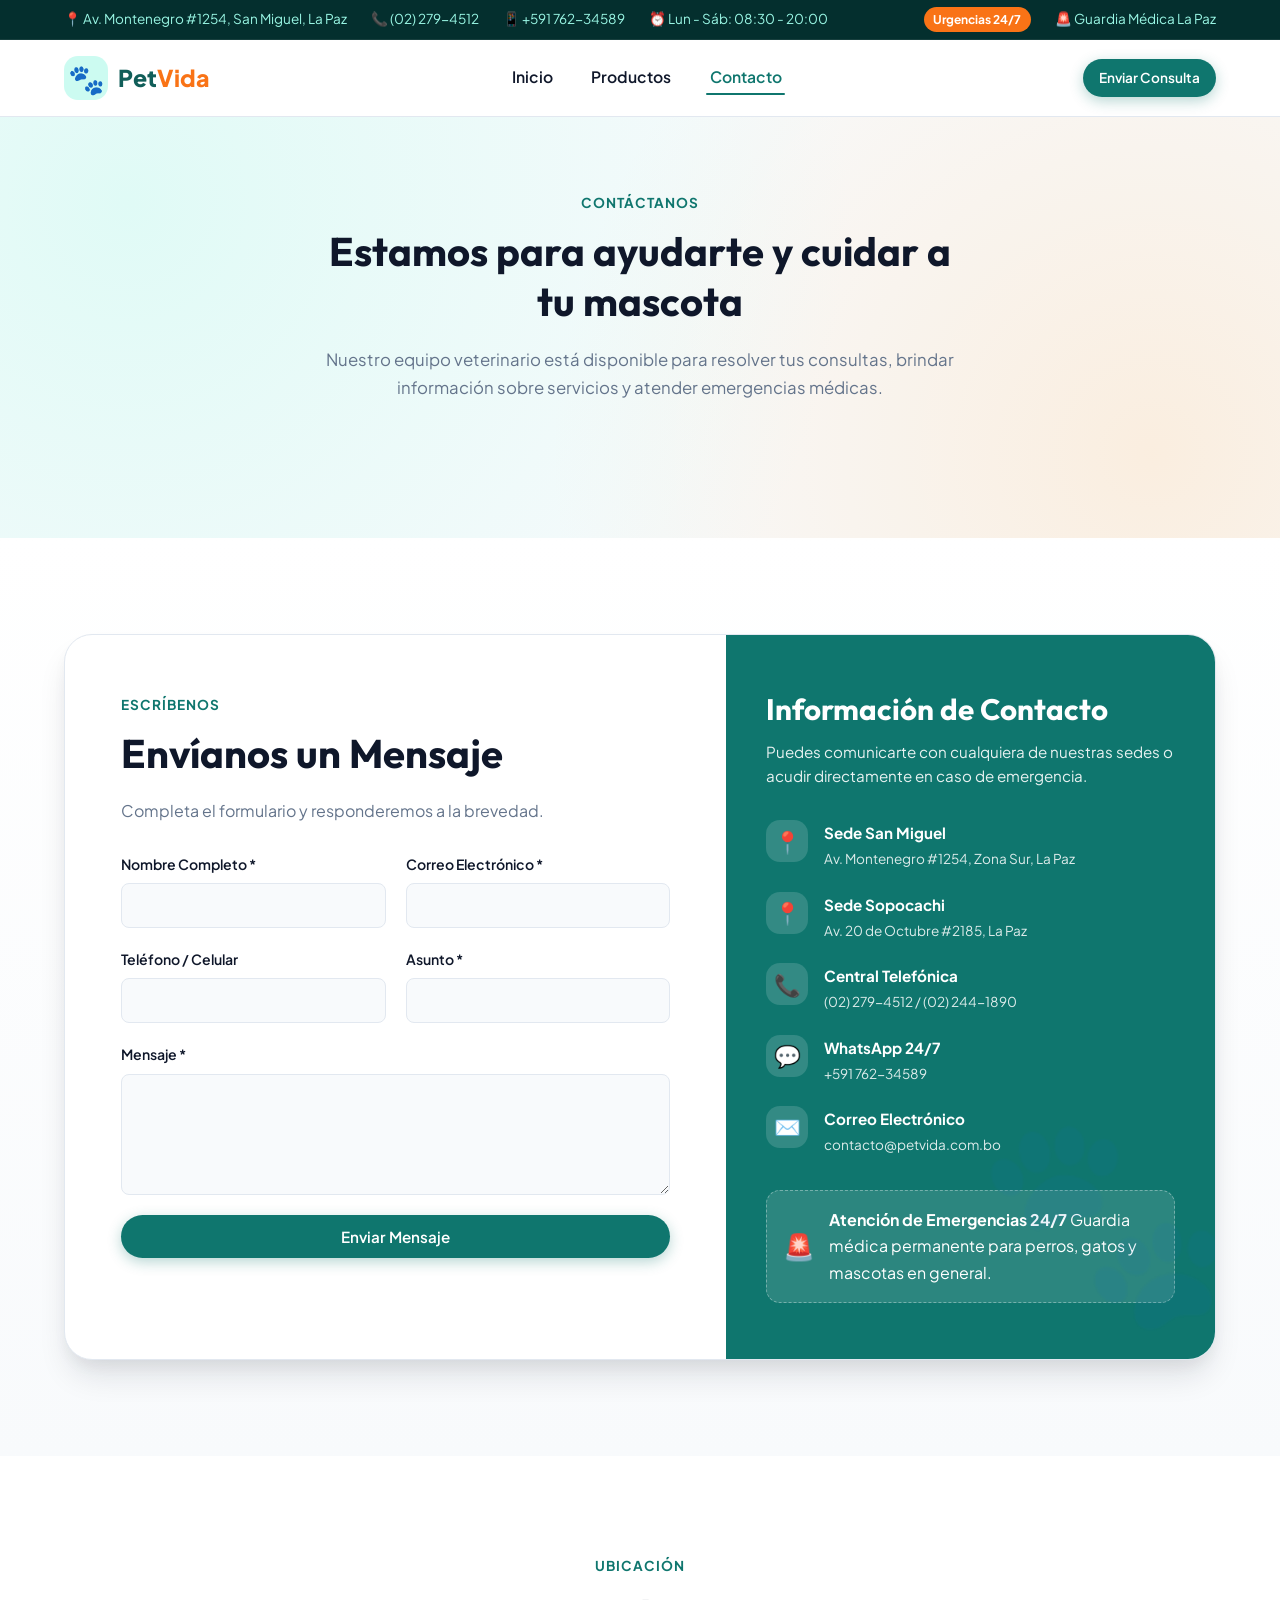
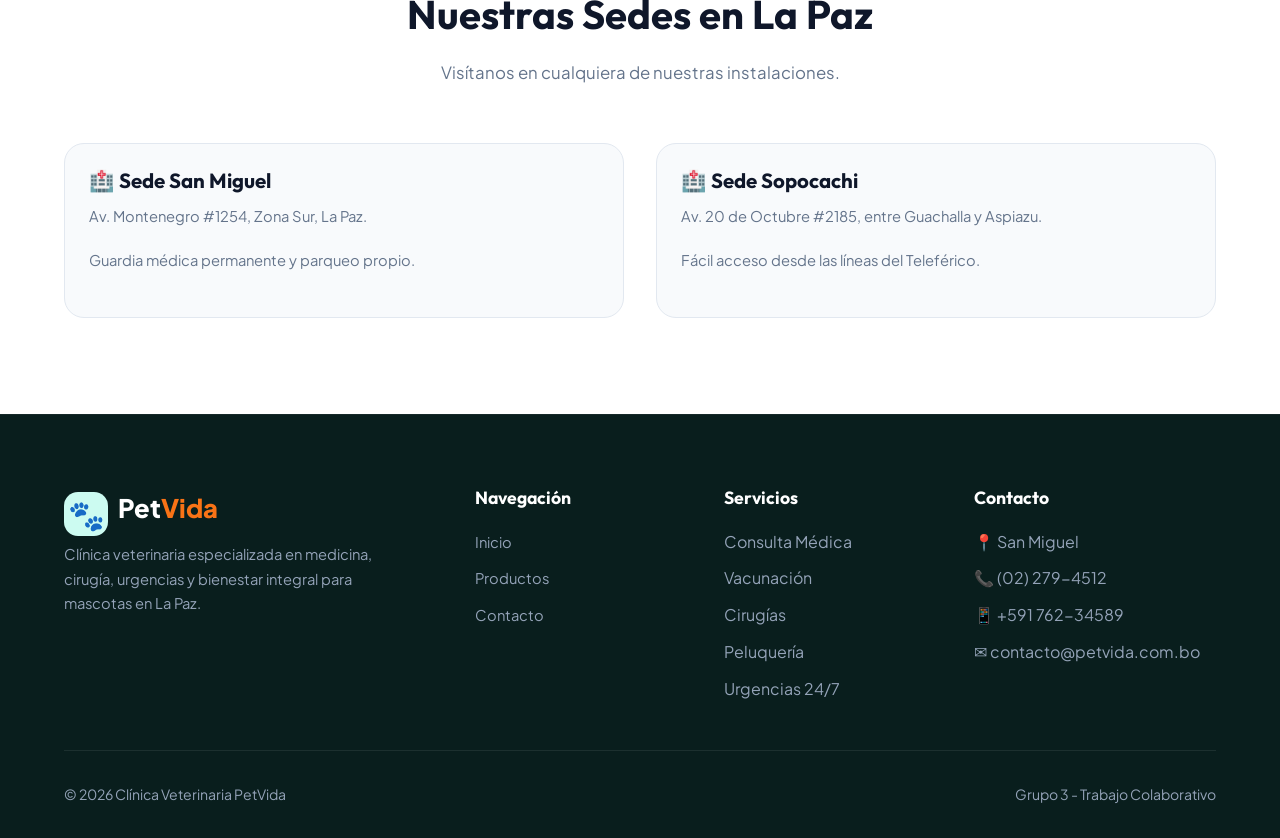
<file: contacto.html>
<!DOCTYPE html>
<html lang="es">

<head>
    <meta charset="UTF-8">
    <meta name="viewport" content="width=device-width, initial-scale=1.0">
    <title>PetVida - Clínica Veterinaria La Paz, Bolivia</title>
    <link rel="stylesheet" href="style.css">
</head>
<body>
    <!-- Barra Superior Informativa -->
    <div class="topbar">
        <div class="container topbar-content">
            <div class="topbar-info">
                <span>📍 Av. Montenegro #1254, San Miguel, La Paz</span>
                <span>📞 (02) 279-4512</span>
                <span>📱 +591 762-34589</span>
                <span>⏰ Lun - Sáb: 08:30 - 20:00</span>
            </div>
            <div class="topbar-info">
                <span class="topbar-badge">Urgencias 24/7</span>
                <span>🚨 Guardia Médica La Paz</span>
            </div>
        </div>
    </div>
    <!-- Encabezado y Navegación Principal -->
    <header class="header" id="mainHeader">
        <div class="container navbar">
            <a href="index.html" class="brand">
                <div class="brand-icon">🐾</div>
                <div class="brand-title">Pet<span>Vida</span></div>
            </a>
            <button class="mobile-toggle" id="mobileToggle">
                ☰
            </button>
            <nav>
                <ul class="nav-menu" id="navMenu">
                    <li><a href="index.html" class="nav-link">Inicio</a></li>
                    <li><a href="productos.html" class="nav-link">Productos</a></li>
                    <li><a href="contacto.html" class="nav-link active">Contacto</a></li>
                </ul>
            </nav>
            <div class="nav-actions">
                <a href="#formulario-contacto" class="btn btn-primary btn-sm">
                    Enviar Consulta
                </a>
            </div>
        </div>
    </header>

    <!-- Hero -->
    <section class="hero">
        <div class="container">
            <div class="section-header">
                <span class="section-label">Contáctanos</span>
                <h1 class="section-title">
                    Estamos para ayudarte y cuidar a tu mascota
                </h1>
                <p class="section-subtitle">
                    Nuestro equipo veterinario está disponible para resolver
                    tus consultas, brindar información sobre servicios y atender
                    emergencias médicas.
                </p>
            </div>

        </div>
    </section>
    <!-- Formulario de Contacto -->
    <section id="formulario-contacto" class="appointment-section">
        <div class="container">
            <div class="appointment-container">
                <div class="appointment-wrapper">
                    <!-- Formulario -->
                    <div class="appointment-form-side">
                        <span class="section-label">
                            Escríbenos
                        </span>
                        <h2 class="section-title">
                            Envíanos un Mensaje
                        </h2>
                        <p style="color: var(--text-muted);">
                            Completa el formulario y responderemos a la brevedad.
                        </p>
                        <form id="formContacto">
                            <div class="form-grid">
                                <div class="form-group">
                                    <label for="nombre">
                                        Nombre Completo *
                                    </label>
                                    <input
                                        type="text"
                                        id="nombre"
                                        name="nombre"
                                        class="form-control"
                                        required>
                                </div>
                                <div class="form-group">
                                    <label for="correo">
                                        Correo Electrónico *
                                    </label>
                                    <input
                                        type="email"
                                        id="correo"
                                        name="correo"
                                        class="form-control"
                                        required>
                                </div>
                                <div class="form-group">
                                    <label for="telefono">
                                        Teléfono / Celular
                                    </label>
                                    <input
                                        type="tel"
                                        id="telefono"
                                        name="telefono"
                                        class="form-control">
                                </div>
                                <div class="form-group">
                                    <label for="asunto">
                                        Asunto *
                                    </label>
                                    <input
                                        type="text"
                                        id="asunto"
                                        name="asunto"
                                        class="form-control"
                                        required>
                                </div>
                                <div class="form-group full-width">
                                    <label for="mensaje">
                                        Mensaje *
                                    </label>
                                    <textarea
                                        id="mensaje"
                                        name="mensaje"
                                        rows="5"
                                        class="form-control"
                                        required></textarea>
                                </div>
                                <div class="form-group full-width">
                                    <button
                                        type="submit"
                                        class="btn btn-primary"
                                        style="width:100%;">
                                        Enviar Mensaje
                                    </button>
                                </div>
                            </div>
                        </form>
                    </div>
                    <!-- Información -->
                    <div class="appointment-info-side">
                        <div>
                            <div class="info-side-header">
                                <h3>Información de Contacto</h3>
                                <p>
                                    Puedes comunicarte con cualquiera de
                                    nuestras sedes o acudir directamente
                                    en caso de emergencia.
                                </p>
                            </div>
                            <div class="info-contact-list">
                                <div class="info-contact-item">
                                    <div class="contact-icon">
                                        📍
                                    </div>
                                    <div class="contact-text">
                                        <strong>Sede San Miguel</strong>
                                        <span>
                                            Av. Montenegro #1254,
                                            Zona Sur, La Paz
                                        </span>
                                    </div>
                                </div>
                                <div class="info-contact-item">
                                    <div class="contact-icon">
                                        📍
                                    </div>
                                    <div class="contact-text">
                                        <strong>Sede Sopocachi</strong>
                                        <span>
                                            Av. 20 de Octubre #2185,
                                            La Paz
                                        </span>
                                    </div>
                                </div>
                                <div class="info-contact-item">
                                    <div class="contact-icon">
                                        📞
                                    </div>
                                    <div class="contact-text">
                                        <strong>Central Telefónica</strong>

                                        <span>
                                            (02) 279-4512 / (02) 244-1890
                                        </span>
                                    </div>
                                </div>
                                <div class="info-contact-item">

                                    <div class="contact-icon">
                                        💬
                                    </div>

                                    <div class="contact-text">
                                        <strong>WhatsApp 24/7</strong>

                                        <span>
                                            +591 762-34589
                                        </span>
                                    </div>

                                </div>

                                <div class="info-contact-item">

                                    <div class="contact-icon">
                                        ✉️
                                    </div>

                                    <div class="contact-text">
                                        <strong>Correo Electrónico</strong>

                                        <span>
                                            contacto@petvida.com.bo
                                        </span>
                                    </div>

                                </div>

                            </div>

                        </div>

                        <div class="emergency-pill">

                            <span style="font-size:1.6rem;">
                                🚨
                            </span>

                            <div>
                                <strong>
                                    Atención de Emergencias 24/7
                                </strong>

                                <span>
                                    Guardia médica permanente para
                                    perros, gatos y mascotas en general.
                                </span>
                            </div>
                        </div>
                    </div>
                </div>
            </div>
        </div>
    </section>

    <!-- Ubicación -->
    <section class="services-section">

        <div class="container">

            <div class="section-header">

                <span class="section-label">
                    Ubicación
                </span>

                <h2 class="section-title">
                    Nuestras Sedes en La Paz
                </h2>

                <p class="section-subtitle">
                    Visítanos en cualquiera de nuestras instalaciones.
                </p>

            </div>

            <div class="services-grid">

                <article class="service-card">
                    <div class="service-content">
                        <h3>🏥 Sede San Miguel</h3>

                        <p>
                            Av. Montenegro #1254,
                            Zona Sur, La Paz.
                        </p>

                        <p>
                            Guardia médica permanente y parqueo propio.
                        </p>
                    </div>
                </article>

                <article class="service-card">
                    <div class="service-content">
                        <h3>🏥 Sede Sopocachi</h3>

                        <p>
                            Av. 20 de Octubre #2185,
                            entre Guachalla y Aspiazu.
                        </p>

                        <p>
                            Fácil acceso desde las líneas del Teleférico.
                        </p>
                    </div>
                </article>

            </div>

        </div>

    </section>

    <!-- Footer -->
    <footer class="footer">

        <div class="container">

            <div class="footer-grid">

                <div class="footer-brand">

                    <div class="brand">
                        <div class="brand-icon">🐾</div>
                        <div class="brand-title">Pet<span>Vida</span></div>
                    </div>

                    <p>
                        Clínica veterinaria especializada en medicina,
                        cirugía, urgencias y bienestar integral para
                        mascotas en La Paz.
                    </p>

                </div>

                <div class="footer-col">
                    <h4>Navegación</h4>

                    <ul>
                        <li><a href="index.html">Inicio</a></li>
                        <li><a href="productos.html">Productos</a></li>
                        <li><a href="contacto.html">Contacto</a></li>
                    </ul>
                </div>

                <div class="footer-col">
                    <h4>Servicios</h4>

                    <ul>
                        <li>Consulta Médica</li>
                        <li>Vacunación</li>
                        <li>Cirugías</li>
                        <li>Peluquería</li>
                        <li>Urgencias 24/7</li>
                    </ul>
                </div>

                <div class="footer-col">
                    <h4>Contacto</h4>

                    <ul>
                        <li>📍 San Miguel</li>
                        <li>📞 (02) 279-4512</li>
                        <li>📱 +591 762-34589</li>
                        <li>✉ contacto@petvida.com.bo</li>
                    </ul>
                </div>

            </div>

            <div class="footer-bottom">
                <p>&copy; 2026 Clínica Veterinaria PetVida</p>
                <p>Grupo 3 - Trabajo Colaborativo</p>
            </div>

        </div>

    </footer>

    <script src="script.js"></script>

</body>
</html>
</file>
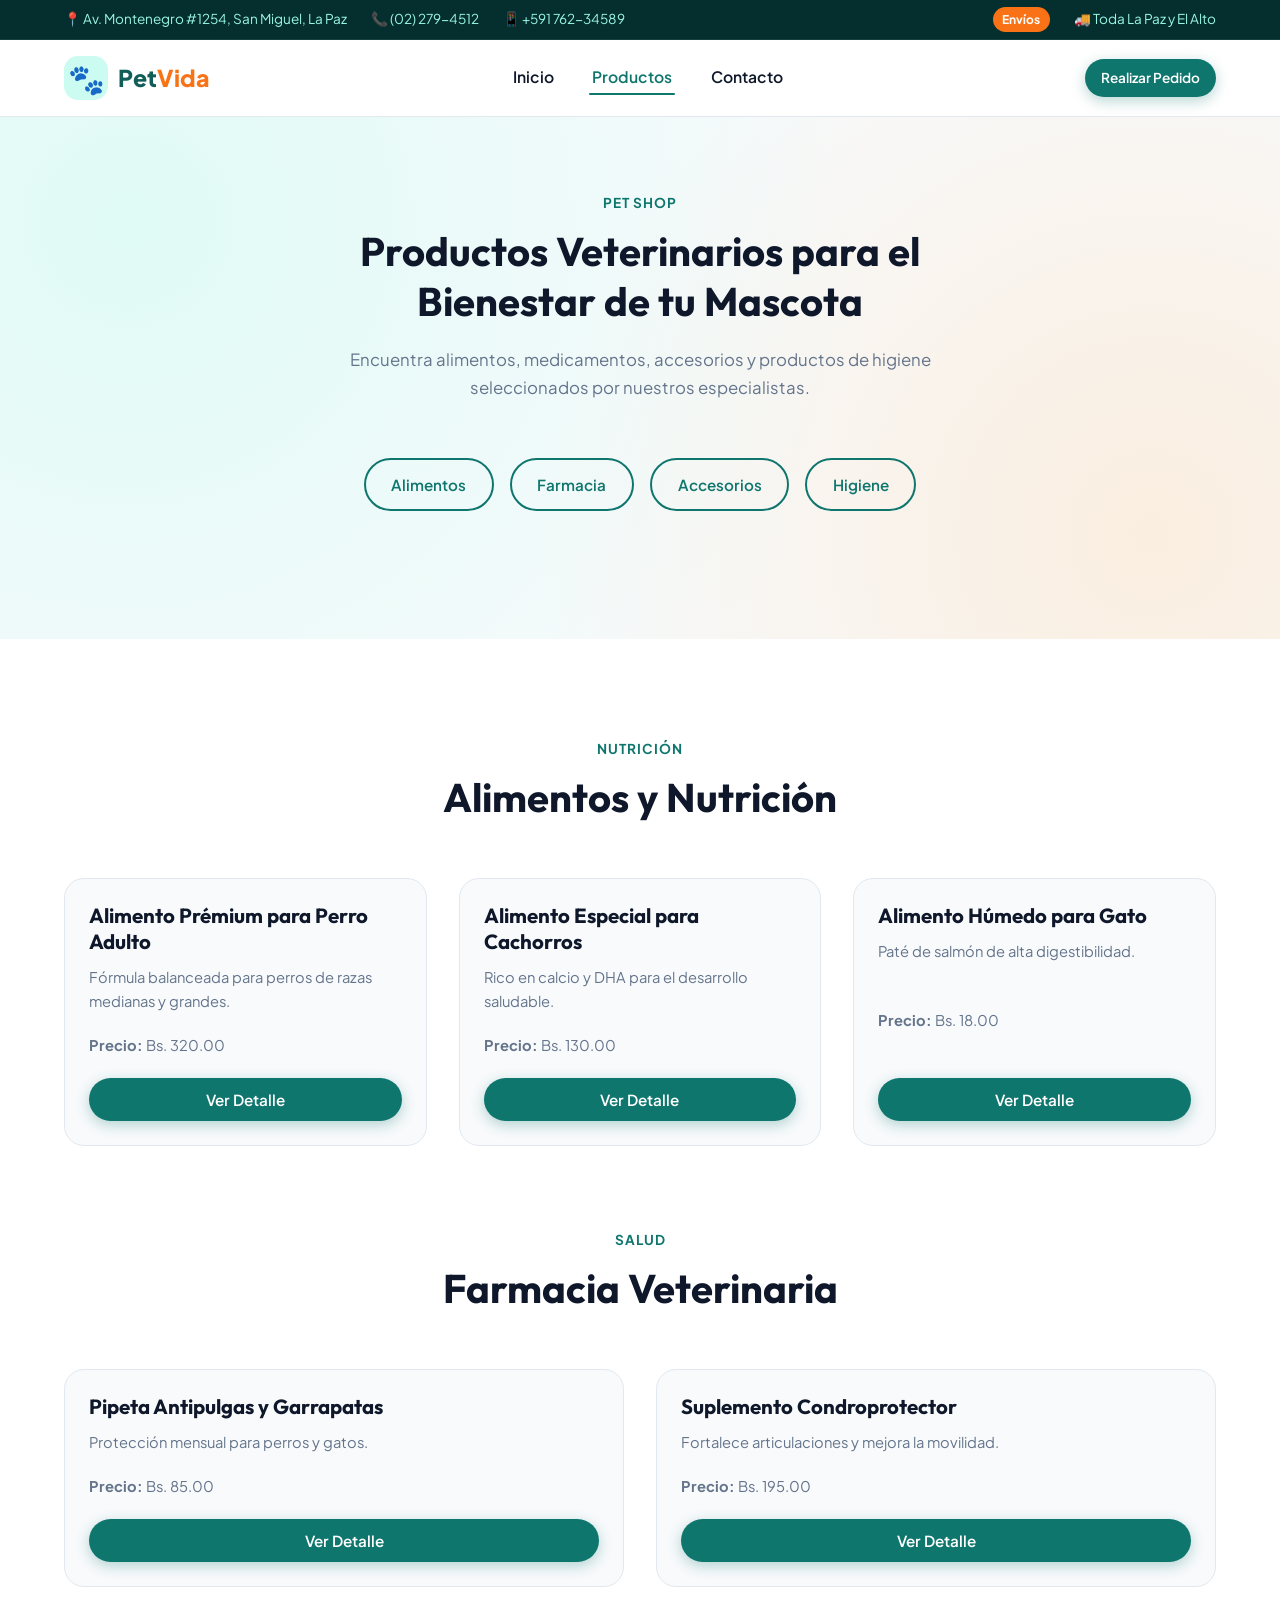
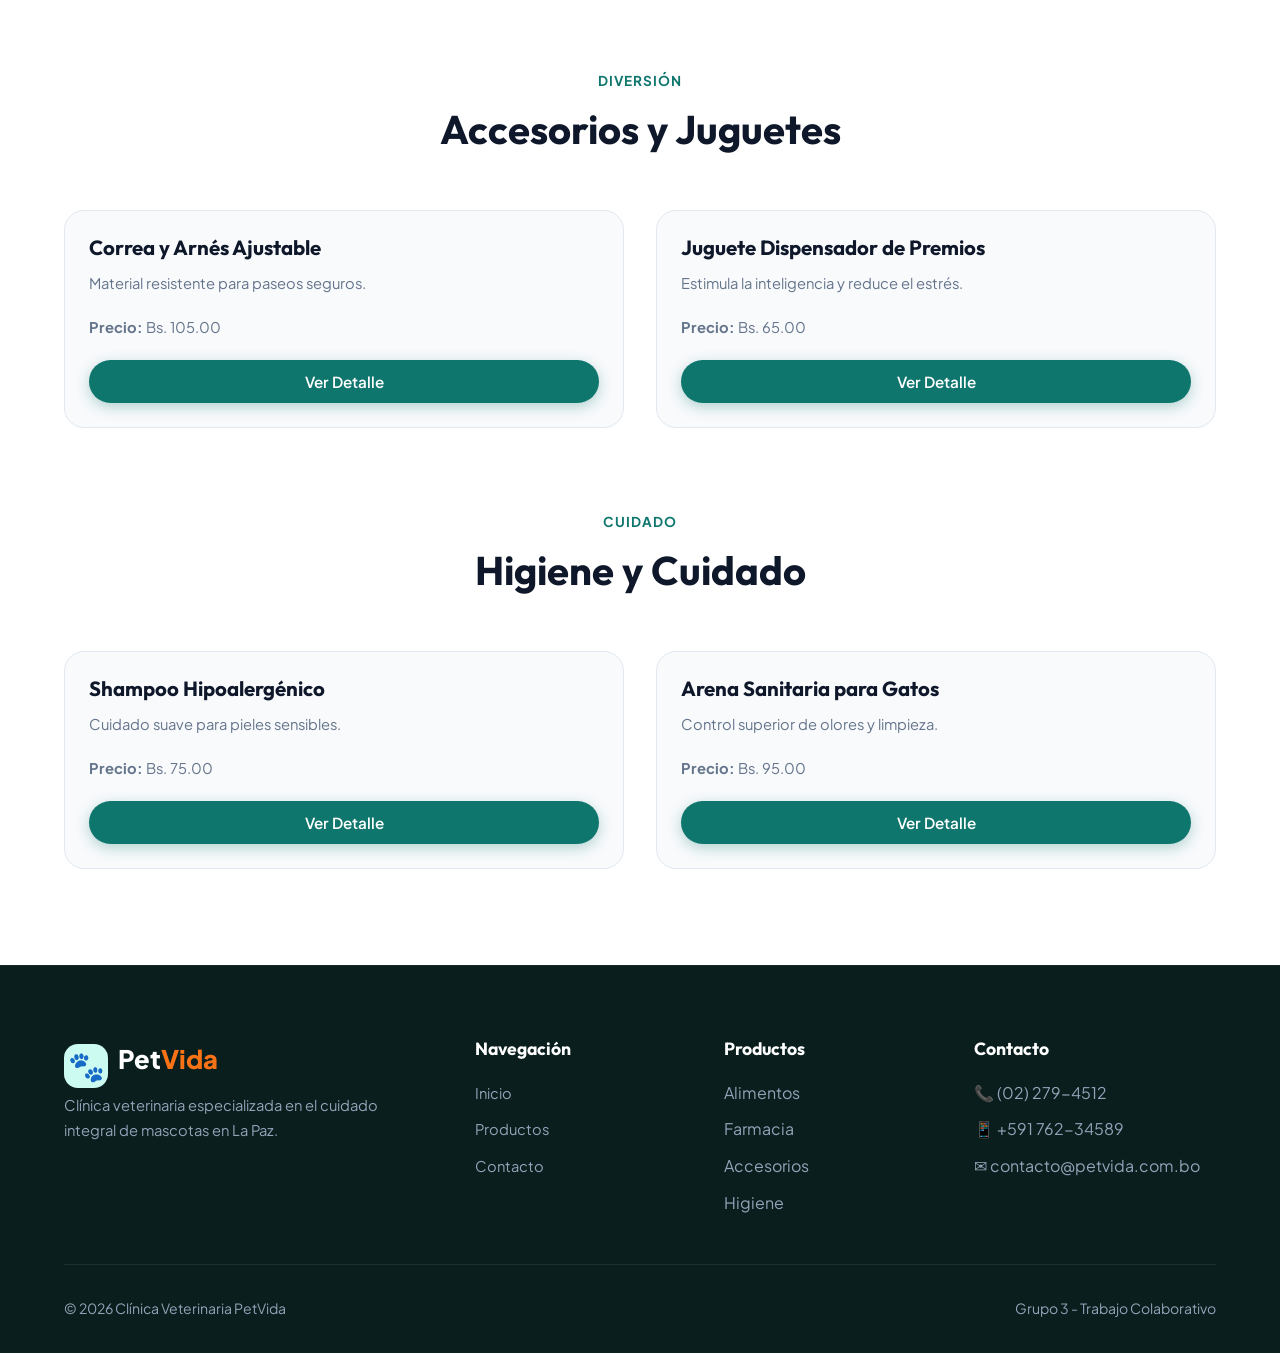
<file: productos.html>
<!DOCTYPE html>
<html lang="es">
<head>
    <meta charset="UTF-8">
    <meta name="viewport" content="width=device-width, initial-scale=1.0">
    <title>PetVida - Clínica Veterinaria La Paz, Bolivia</title>
    <link rel="stylesheet" href="style.css">
</head>
<body>
    <!-- Barra Superior Informativa -->
    <div class="topbar">
        <div class="container topbar-content">
            <div class="topbar-info">
                <span>📍 Av. Montenegro #1254, San Miguel, La Paz</span>
                <span>📞 (02) 279-4512</span>
                <span>📱 +591 762-34589</span>
            </div>

            <div class="topbar-info">
                <span class="topbar-badge">Envíos</span>
                <span>🚚 Toda La Paz y El Alto</span>
            </div>
        </div>
    </div>
    <!-- Encabezado y Navegación Principal -->
    <header class="header" id="mainHeader">
        <div class="container navbar">

            <a href="index.html" class="brand">
                <div class="brand-icon">🐾</div>
                <div class="brand-title">Pet<span>Vida</span></div>
            </a>

            <button class="mobile-toggle" id="mobileToggle">
                ☰
            </button>

            <nav>
                <ul class="nav-menu" id="navMenu">
                    <li><a href="index.html" class="nav-link">Inicio</a></li>
                    <li><a href="productos.html" class="nav-link active">Productos</a></li>
                    <li><a href="contacto.html" class="nav-link">Contacto</a></li>
                </ul>
            </nav>

            <div class="nav-actions">
                <a href="contacto.html" class="btn btn-primary btn-sm">
                    Realizar Pedido
                </a>
            </div>

        </div>
    </header>

    <!-- Hero -->
    <section class="hero">
        <div class="container">

            <div class="section-header">
                <span class="section-label">Pet Shop</span>

                <h1 class="section-title">
                    Productos Veterinarios para el Bienestar de tu Mascota
                </h1>

                <p class="section-subtitle">
                    Encuentra alimentos, medicamentos, accesorios y productos
                    de higiene seleccionados por nuestros especialistas.
                </p>
            </div>
            <div class="hero-cta" style="justify-content:center;">
                <a href="#alimentos" class="btn btn-outline">Alimentos</a>
                <a href="#medicamentos" class="btn btn-outline">Farmacia</a>
                <a href="#accesorios" class="btn btn-outline">Accesorios</a>
                <a href="#higiene" class="btn btn-outline">Higiene</a>
            </div>
        </div>
    </section>
    <!-- Productos -->
    <section class="services-section">
        <div class="container">
            <!-- ALIMENTOS -->
            <div id="alimentos" class="section-header">
                <span class="section-label">Nutrición</span>
                <h2 class="section-title">Alimentos y Nutrición</h2>
            </div>
            <div class="services-grid">
                <article class="service-card">
                    <div class="service-content">
                        <h3>Alimento Prémium para Perro Adulto</h3>
                        <p>Fórmula balanceada para perros de razas medianas y grandes.</p>
                        <p><strong>Precio:</strong> Bs. 320.00</p>
                        <button class="btn btn-primary">
                            Ver Detalle
                        </button>
                    </div>
                </article>
                <article class="service-card">
                    <div class="service-content">
                        <h3>Alimento Especial para Cachorros</h3>
                        <p>Rico en calcio y DHA para el desarrollo saludable.</p>
                        <p><strong>Precio:</strong> Bs. 130.00</p>
                        <button class="btn btn-primary">
                            Ver Detalle
                        </button>
                    </div>
                </article>
                <article class="service-card">
                    <div class="service-content">
                        <h3>Alimento Húmedo para Gato</h3>
                        <p>Paté de salmón de alta digestibilidad.</p>
                        <p><strong>Precio:</strong> Bs. 18.00</p>
                        <button class="btn btn-primary">
                            Ver Detalle
                        </button>
                    </div>
                </article>
            </div>
           <!-- FARMACIA -->
            <div id="medicamentos" class="section-header" style="margin-top:80px;">
                <span class="section-label">Salud</span>
                <h2 class="section-title">Farmacia Veterinaria</h2>
            </div>

            <div class="services-grid">

                <article class="service-card">
                    <div class="service-content">
                        <h3>Pipeta Antipulgas y Garrapatas</h3>
                        <p>Protección mensual para perros y gatos.</p>
                        <p><strong>Precio:</strong> Bs. 85.00</p>
                        <button class="btn btn-primary">
                            Ver Detalle
                        </button>
                    </div>
                </article>

                <article class="service-card">
                    <div class="service-content">
                        <h3>Suplemento Condroprotector</h3>
                        <p>Fortalece articulaciones y mejora la movilidad.</p>
                        <p><strong>Precio:</strong> Bs. 195.00</p>
                        <button class="btn btn-primary">
                            Ver Detalle
                        </button>
                    </div>
                </article>
            </div>
            <!-- ACCESORIOS -->
            <div id="accesorios" class="section-header" style="margin-top:80px;">
                <span class="section-label">Diversión</span>
                <h2 class="section-title">Accesorios y Juguetes</h2>
            </div>
            <div class="services-grid">
                <article class="service-card">
                    <div class="service-content">
                        <h3>Correa y Arnés Ajustable</h3>
                        <p>Material resistente para paseos seguros.</p>
                        <p><strong>Precio:</strong> Bs. 105.00</p>
                        <button class="btn btn-primary">
                            Ver Detalle
                        </button>
                    </div>
                </article>

                <article class="service-card">
                    <div class="service-content">
                        <h3>Juguete Dispensador de Premios</h3>
                        <p>Estimula la inteligencia y reduce el estrés.</p>
                        <p><strong>Precio:</strong> Bs. 65.00</p>
                        <button class="btn btn-primary">
                            Ver Detalle
                        </button>
                    </div>
                </article>
            </div>
            <!-- HIGIENE -->
            <div id="higiene" class="section-header" style="margin-top:80px;">
                <span class="section-label">Cuidado</span>
                <h2 class="section-title">Higiene y Cuidado</h2>
            </div>
           <div class="services-grid">
                <article class="service-card">
                    <div class="service-content">
                        <h3>Shampoo Hipoalergénico</h3>
                        <p>Cuidado suave para pieles sensibles.</p>
                        <p><strong>Precio:</strong> Bs. 75.00</p>
                        <button class="btn btn-primary">
                            Ver Detalle
                        </button>
                    </div>
                </article>
                <article class="service-card">
                    <div class="service-content">
                        <h3>Arena Sanitaria para Gatos</h3>
                        <p>Control superior de olores y limpieza.</p>
                        <p><strong>Precio:</strong> Bs. 95.00</p>
                        <button class="btn btn-primary">
                            Ver Detalle
                        </button>
                    </div>
                </article>
            </div>
        </div>
    </section>
    <!-- Footer -->
    <footer class="footer">
        <div class="container">

            <div class="footer-grid">

                <div class="footer-brand">
                    <div class="brand">
                        <div class="brand-icon">🐾</div>
                        <div class="brand-title">Pet<span>Vida</span></div>
                    </div>

                    <p>
                        Clínica veterinaria especializada en el cuidado integral
                        de mascotas en La Paz.
                    </p>
                </div>

                <div class="footer-col">
                    <h4>Navegación</h4>
                    <ul>
                        <li><a href="index.html">Inicio</a></li>
                        <li><a href="productos.html">Productos</a></li>
                        <li><a href="contacto.html">Contacto</a></li>
                    </ul>
                </div>

                <div class="footer-col">
                    <h4>Productos</h4>
                    <ul>
                        <li>Alimentos</li>
                        <li>Farmacia</li>
                        <li>Accesorios</li>
                        <li>Higiene</li>
                    </ul>
                </div>

                <div class="footer-col">
                    <h4>Contacto</h4>
                    <ul>
                        <li>📞 (02) 279-4512</li>
                        <li>📱 +591 762-34589</li>
                        <li>✉ contacto@petvida.com.bo</li>
                    </ul>
                </div>

            </div>

            <div class="footer-bottom">
                <p>&copy; 2026 Clínica Veterinaria PetVida</p>
                <p>Grupo 3 - Trabajo Colaborativo</p>
            </div>

        </div>

    </footer>

    <script src="script.js"></script>

</body>
</html>
</file>
<file: style.css>
/* ==========================================================================
   Veterinaria - Sistema de Diseño y Estilos Modernos
   ========================================================================== */

@import url('https://fonts.googleapis.com/css2?family=Outfit:wght@400;500;600;700;800&family=Plus+Jakarta+Sans:wght@400;500;600;700&display=swap');

:root {
    /* Paleta Principal */
    --primary: #0f766e;
    --primary-hover: #0d9488;
    --primary-dark: #115e59;
    --primary-light: #ccfbf1;
    --primary-50: #f0fdfa;
    
    /* Acentos */
    --accent: #f97316;
    --accent-hover: #ea580c;
    --accent-light: #ffedd5;
    
    /* Neutros */
    --bg-page: #f8fafc;
    --bg-white: #ffffff;
    --bg-surface: #f1f5f9;
    --border-color: #e2e8f0;
    --border-focus: #0d9488;
    
    /* Tipografía */
    --text-title: #0f172a;
    --text-body: #475569;
    --text-muted: #64748b;
    --text-white: #ffffff;
    
    /* Sombras Elevadas */
    --shadow-sm: 0 1px 3px rgba(0, 0, 0, 0.06), 0 1px 2px rgba(0, 0, 0, 0.04);
    --shadow-md: 0 4px 6px -1px rgba(0, 0, 0, 0.08), 0 2px 4px -2px rgba(0, 0, 0, 0.04);
    --shadow-lg: 0 12px 24px -4px rgba(15, 23, 42, 0.08), 0 4px 8px -2px rgba(15, 23, 42, 0.04);
    --shadow-xl: 0 20px 32px -6px rgba(15, 23, 42, 0.12), 0 8px 16px -4px rgba(15, 23, 42, 0.06);

    /* Radios & Transiciones */
    --radius-sm: 8px;
    --radius-md: 14px;
    --radius-lg: 20px;
    --radius-xl: 28px;
    --radius-full: 9999px;
    --transition: all 0.28s cubic-bezier(0.4, 0, 0.2, 1);
}

/* Reset Global */
*, *::before, *::after {
    margin: 0;
    padding: 0;
    box-sizing: border-box;
}

html {
    scroll-behavior: smooth;
}

body {
    font-family: 'Plus Jakarta Sans', -apple-system, BlinkMacSystemFont, 'Segoe UI', Roboto, sans-serif;
    background-color: var(--bg-page);
    color: var(--text-body);
    line-height: 1.65;
    font-size: 1rem;
    overflow-x: hidden;
}

h1, h2, h3, h4, h5, h6 {
    font-family: 'Outfit', sans-serif;
    color: var(--text-title);
    font-weight: 700;
    line-height: 1.25;
}

a {
    color: inherit;
    text-decoration: none;
    transition: var(--transition);
}

ul {
    list-style: none;
}

img {
    max-width: 100%;
    height: auto;
    display: block;
}

button, input, select, textarea {
    font-family: inherit;
}

.container {
    width: 90%;
    max-width: 1200px;
    margin: 0 auto;
}

/* ==========================================================================
   Barra Superior / Topbar
   ========================================================================== */
.topbar {
    background: #042f2e;
    color: #99f6e4;
    font-size: 0.85rem;
    padding: 0.45rem 0;
    border-bottom: 1px solid rgba(255, 255, 255, 0.08);
}

.topbar-content {
    display: flex;
    justify-content: space-between;
    align-items: center;
    flex-wrap: wrap;
    gap: 0.75rem;
}

.topbar-info {
    display: flex;
    align-items: center;
    gap: 1.5rem;
}

.topbar-info span {
    display: inline-flex;
    align-items: center;
    gap: 0.4rem;
}

.topbar-badge {
    background: var(--accent);
    color: white;
    font-weight: 700;
    font-size: 0.75rem;
    padding: 0.15rem 0.6rem;
    border-radius: var(--radius-full);
}

/* ==========================================================================
   Header & Navegación Principal
   ========================================================================== */
.header {
    position: sticky;
    top: 0;
    z-index: 1000;
    background: rgba(255, 255, 255, 0.95);
    backdrop-filter: blur(12px);
    border-bottom: 1px solid var(--border-color);
    transition: var(--transition);
}

.header.scrolled {
    box-shadow: var(--shadow-md);
}

.navbar {
    display: flex;
    justify-content: space-between;
    align-items: center;
    padding: 1rem 0;
}

.brand {
    display: flex;
    align-items: center;
    gap: 0.65rem;
}

.brand-icon {
    font-size: 1.85rem;
    background: var(--primary-light);
    width: 44px;
    height: 44px;
    display: flex;
    align-items: center;
    justify-content: center;
    border-radius: var(--radius-md);
}

.brand-title {
    font-size: 1.45rem;
    font-weight: 800;
    color: var(--primary-dark);
}

.brand-title span {
    color: var(--accent);
}

.nav-menu {
    display: flex;
    align-items: center;
    gap: 2rem;
}

.nav-link {
    font-weight: 600;
    font-size: 0.98rem;
    color: var(--text-title);
    padding: 0.4rem 0.2rem;
    position: relative;
}

.nav-link:hover,
.nav-link.active {
    color: var(--primary);
}

.nav-link.active::after {
    content: '';
    position: absolute;
    bottom: -2px;
    left: 0;
    width: 100%;
    height: 2.5px;
    background: var(--primary);
    border-radius: var(--radius-full);
}

.nav-actions {
    display: flex;
    align-items: center;
    gap: 1rem;
}

.btn {
    display: inline-flex;
    align-items: center;
    justify-content: center;
    gap: 0.5rem;
    padding: 0.75rem 1.6rem;
    font-weight: 600;
    font-size: 0.95rem;
    border-radius: var(--radius-full);
    border: none;
    cursor: pointer;
    transition: var(--transition);
}

.btn-primary {
    background: var(--primary);
    color: var(--text-white);
    box-shadow: 0 4px 14px rgba(15, 118, 110, 0.3);
}

.btn-primary:hover {
    background: var(--primary-dark);
    transform: translateY(-2px);
    box-shadow: 0 8px 20px rgba(15, 118, 110, 0.4);
}

.btn-accent {
    background: var(--accent);
    color: var(--text-white);
    box-shadow: 0 4px 14px rgba(249, 115, 22, 0.3);
}

.btn-accent:hover {
    background: var(--accent-hover);
    transform: translateY(-2px);
    box-shadow: 0 8px 20px rgba(249, 115, 22, 0.4);
}

.btn-outline {
    background: transparent;
    color: var(--primary);
    border: 2px solid var(--primary);
}

.btn-outline:hover {
    background: var(--primary-light);
    transform: translateY(-2px);
}

.btn-sm {
    padding: 0.5rem 1rem;
    font-size: 0.85rem;
}

.mobile-toggle {
    display: none;
    background: none;
    border: none;
    font-size: 1.85rem;
    color: var(--text-title);
    cursor: pointer;
}

/* ==========================================================================
   Hero Section
   ========================================================================== */
.hero {
    position: relative;
    padding: 4.5rem 0 5rem;
    background: radial-gradient(circle at 10% 20%, rgba(204, 251, 241, 0.55) 0%, rgba(248, 250, 252, 0) 60%),
                radial-gradient(circle at 90% 80%, rgba(254, 215, 170, 0.35) 0%, rgba(248, 250, 252, 0) 50%);
    overflow: hidden;
}

.hero-grid {
    display: grid;
    grid-template-columns: 1.15fr 0.85fr;
    align-items: center;
    gap: 3.5rem;
}

.hero-tag {
    display: inline-flex;
    align-items: center;
    gap: 0.5rem;
    background: var(--primary-light);
    color: var(--primary-dark);
    font-weight: 700;
    font-size: 0.85rem;
    padding: 0.4rem 1rem;
    border-radius: var(--radius-full);
    margin-bottom: 1.25rem;
    border: 1px solid rgba(15, 118, 110, 0.2);
}

.hero-title {
    font-size: 3.5rem;
    font-weight: 800;
    letter-spacing: -0.02em;
    margin-bottom: 1.25rem;
    color: var(--text-title);
}

.hero-title .highlight {
    color: var(--primary);
    position: relative;
    display: inline-block;
}

.hero-subtitle {
    font-size: 1.15rem;
    color: var(--text-body);
    margin-bottom: 2.25rem;
    max-width: 560px;
    line-height: 1.7;
}

.hero-cta {
    display: flex;
    flex-wrap: wrap;
    gap: 1rem;
    margin-bottom: 3rem;
}

.hero-stats {
    display: grid;
    grid-template-columns: repeat(3, 1fr);
    gap: 1.5rem;
    padding-top: 2rem;
    border-top: 1px solid var(--border-color);
}

.stat-item h3 {
    font-size: 1.95rem;
    color: var(--primary);
    font-weight: 800;
}

.stat-item p {
    font-size: 0.85rem;
    color: var(--text-muted);
    font-weight: 500;
}

/* Hero Visual & Tarjetas Flotantes */
.hero-visual {
    position: relative;
}

.hero-img-container {
    position: relative;
    border-radius: var(--radius-xl);
    overflow: hidden;
    box-shadow: var(--shadow-xl);
    border: 8px solid var(--bg-white);
}

.hero-img-container img {
    width: 100%;
    height: 480px;
    object-fit: cover;
    transition: transform 0.6s ease;
}

.hero-img-container:hover img {
    transform: scale(1.03);
}

.float-badge {
    position: absolute;
    background: var(--bg-white);
    border-radius: var(--radius-md);
    padding: 0.85rem 1.25rem;
    box-shadow: var(--shadow-lg);
    display: flex;
    align-items: center;
    gap: 0.75rem;
    border: 1px solid var(--border-color);
    animation: float 4s ease-in-out infinite;
}

.float-badge.badge-top {
    top: -20px;
    right: -15px;
    animation-delay: 0s;
}

.float-badge.badge-bottom {
    bottom: -20px;
    left: -20px;
    animation-delay: 2s;
}

.float-badge .badge-icon {
    font-size: 1.6rem;
    background: var(--primary-light);
    width: 44px;
    height: 44px;
    border-radius: var(--radius-full);
    display: flex;
    align-items: center;
    justify-content: center;
}

.float-badge strong {
    display: block;
    font-size: 0.95rem;
    color: var(--text-title);
}

.float-badge span {
    font-size: 0.8rem;
    color: var(--text-muted);
}

@keyframes float {
    0%, 100% { transform: translateY(0); }
    50% { transform: translateY(-8px); }
}

/* ==========================================================================
   Features Bar / Beneficios
   ========================================================================== */
.features-bar {
    background: var(--bg-white);
    padding: 2.5rem 0;
    border-top: 1px solid var(--border-color);
    border-bottom: 1px solid var(--border-color);
}

.features-grid {
    display: grid;
    grid-template-columns: repeat(auto-fit, minmax(240px, 1fr));
    gap: 2rem;
}

.feature-box {
    display: flex;
    align-items: flex-start;
    gap: 1rem;
}

.feature-icon {
    font-size: 1.65rem;
    background: var(--primary-50);
    color: var(--primary);
    width: 50px;
    height: 50px;
    display: flex;
    align-items: center;
    justify-content: center;
    border-radius: var(--radius-md);
    flex-shrink: 0;
    border: 1px solid var(--primary-light);
}

.feature-box h4 {
    font-size: 1.05rem;
    margin-bottom: 0.25rem;
}

.feature-box p {
    font-size: 0.88rem;
    color: var(--text-muted);
}

/* ==========================================================================
   Sección: Sobre Nosotros
   ========================================================================== */
.about-section {
    padding: 6rem 0;
    background: var(--bg-page);
}

.about-grid {
    display: grid;
    grid-template-columns: 0.95fr 1.05fr;
    align-items: center;
    gap: 4rem;
}

.about-visual {
    position: relative;
}

.about-img-frame {
    border-radius: var(--radius-xl);
    overflow: hidden;
    box-shadow: var(--shadow-xl);
    border: 6px solid var(--bg-white);
}

.about-img-frame img {
    width: 100%;
    height: 450px;
    object-fit: cover;
}

.about-experience-card {
    position: absolute;
    bottom: -25px;
    right: -20px;
    background: var(--primary);
    color: white;
    padding: 1.5rem 1.75rem;
    border-radius: var(--radius-lg);
    box-shadow: var(--shadow-lg);
    text-align: center;
}

.about-experience-card .exp-number {
    font-size: 2.5rem;
    font-weight: 800;
    line-height: 1;
    font-family: 'Outfit', sans-serif;
}

.about-experience-card .exp-text {
    font-size: 0.85rem;
    font-weight: 600;
    text-transform: uppercase;
    letter-spacing: 0.5px;
    margin-top: 0.35rem;
}

.section-label {
    display: inline-block;
    color: var(--primary);
    font-weight: 700;
    font-size: 0.85rem;
    text-transform: uppercase;
    letter-spacing: 1px;
    margin-bottom: 0.75rem;
}

.section-title {
    font-size: 2.5rem;
    margin-bottom: 1.25rem;
}

.about-desc {
    font-size: 1.05rem;
    color: var(--text-body);
    margin-bottom: 1.75rem;
}

.about-checklist {
    display: flex;
    flex-direction: column;
    gap: 0.9rem;
    margin-bottom: 2.25rem;
}

.checklist-item {
    display: flex;
    align-items: center;
    gap: 0.85rem;
    font-weight: 600;
    color: var(--text-title);
}

.check-icon {
    width: 26px;
    height: 26px;
    border-radius: var(--radius-full);
    background: var(--primary-light);
    color: var(--primary-dark);
    display: flex;
    align-items: center;
    justify-content: center;
    font-size: 0.85rem;
    flex-shrink: 0;
}

/* ==========================================================================
   Sección: Servicios
   ========================================================================== */
.services-section {
    padding: 6rem 0;
    background: var(--bg-white);
}

.section-header {
    text-align: center;
    max-width: 650px;
    margin: 0 auto 3.5rem;
}

.section-subtitle {
    font-size: 1.05rem;
    color: var(--text-muted);
}

.services-grid {
    display: grid;
    grid-template-columns: repeat(auto-fit, minmax(270px, 1fr));
    gap: 2rem;
}

.service-card {
    background: var(--bg-page);
    border: 1px solid var(--border-color);
    border-radius: var(--radius-lg);
    overflow: hidden;
    transition: var(--transition);
    display: flex;
    flex-direction: column;
}

.service-card:hover {
    transform: translateY(-8px);
    box-shadow: var(--shadow-xl);
    border-color: rgba(15, 118, 110, 0.4);
}

.service-img-wrapper {
    position: relative;
    height: 190px;
    overflow: hidden;
}

.service-img-wrapper img {
    width: 100%;
    height: 100%;
    object-fit: cover;
    transition: transform 0.5s ease;
}

.service-card:hover .service-img-wrapper img {
    transform: scale(1.08);
}

.service-badge {
    position: absolute;
    bottom: 12px;
    left: 12px;
    background: rgba(255, 255, 255, 0.95);
    backdrop-filter: blur(6px);
    font-size: 1.35rem;
    width: 42px;
    height: 42px;
    display: flex;
    align-items: center;
    justify-content: center;
    border-radius: var(--radius-md);
    box-shadow: var(--shadow-md);
}

.service-content {
    padding: 1.5rem;
    display: flex;
    flex-direction: column;
    flex-grow: 1;
}

.service-content h3 {
    font-size: 1.28rem;
    margin-bottom: 0.65rem;
}

.service-content p {
    font-size: 0.92rem;
    color: var(--text-muted);
    margin-bottom: 1.25rem;
    flex-grow: 1;
}

.service-link {
    font-weight: 700;
    color: var(--primary);
    font-size: 0.9rem;
    display: inline-flex;
    align-items: center;
    gap: 0.35rem;
}

.service-link:hover {
    color: var(--primary-dark);
    gap: 0.6rem;
}

/* ==========================================================================
   Sección: Citas y Formulario
   ========================================================================== */
.appointment-section {
    padding: 6rem 0;
    background: linear-gradient(180deg, var(--bg-white) 0%, var(--bg-page) 100%);
}

.appointment-container {
    background: var(--bg-white);
    border: 1px solid var(--border-color);
    border-radius: var(--radius-xl);
    box-shadow: var(--shadow-xl);
    overflow: hidden;
}

.appointment-wrapper {
    display: grid;
    grid-template-columns: 1.15fr 0.85fr;
}

.appointment-form-side {
    padding: 3.5rem;
}

.form-grid {
    display: grid;
    grid-template-columns: repeat(2, 1fr);
    gap: 1.25rem;
    margin-top: 1.75rem;
}

.form-group {
    display: flex;
    flex-direction: column;
    gap: 0.45rem;
}

.form-group.full-width {
    grid-column: span 2;
}

.form-group label {
    font-weight: 600;
    font-size: 0.88rem;
    color: var(--text-title);
}

.form-control {
    width: 100%;
    padding: 0.75rem 1rem;
    border: 1.5px solid var(--border-color);
    border-radius: var(--radius-sm);
    font-size: 0.95rem;
    color: var(--text-title);
    background: var(--bg-page);
    transition: var(--transition);
}

.form-control:focus {
    outline: none;
    border-color: var(--border-focus);
    background: var(--bg-white);
    box-shadow: 0 0 0 4px rgba(13, 148, 136, 0.15);
}

.appointment-info-side {
    background: #0f766e;
    color: white;
    padding: 3.5rem 2.5rem;
    display: flex;
    flex-direction: column;
    justify-content: space-between;
    position: relative;
    overflow: hidden;
}

.appointment-info-side::before {
    content: '🐾';
    position: absolute;
    right: -20px;
    bottom: -20px;
    font-size: 13rem;
    opacity: 0.08;
}

.info-side-header h3 {
    color: white;
    font-size: 1.85rem;
    margin-bottom: 0.75rem;
}

.info-side-header p {
    opacity: 0.9;
    font-size: 0.95rem;
    line-height: 1.6;
}

.info-contact-list {
    display: flex;
    flex-direction: column;
    gap: 1.25rem;
    margin: 2rem 0;
}

.info-contact-item {
    display: flex;
    align-items: flex-start;
    gap: 1rem;
}

.contact-icon {
    font-size: 1.35rem;
    background: rgba(255, 255, 255, 0.15);
    width: 42px;
    height: 42px;
    border-radius: var(--radius-md);
    display: flex;
    align-items: center;
    justify-content: center;
    flex-shrink: 0;
}

.contact-text strong {
    display: block;
    font-size: 0.95rem;
}

.contact-text span {
    font-size: 0.85rem;
    opacity: 0.85;
}

.emergency-pill {
    background: rgba(255, 255, 255, 0.12);
    border: 1px dashed rgba(255, 255, 255, 0.35);
    border-radius: var(--radius-md);
    padding: 1rem;
    display: flex;
    align-items: center;
    gap: 0.85rem;
}

/* ==========================================================================
   Notificación Toast
   ========================================================================== */
.toast {
    position: fixed;
    bottom: 2rem;
    right: 2rem;
    background: #0f172a;
    color: white;
    padding: 1.1rem 1.6rem;
    border-radius: var(--radius-md);
    box-shadow: var(--shadow-xl);
    display: flex;
    align-items: center;
    gap: 0.75rem;
    font-size: 0.95rem;
    font-weight: 500;
    transform: translateY(120%);
    opacity: 0;
    transition: transform 0.35s cubic-bezier(0.16, 1, 0.3, 1), opacity 0.35s ease;
    z-index: 9999;
    max-width: 420px;
}

.toast.show {
    transform: translateY(0);
    opacity: 1;
}

.toast.success {
    background: #065f46;
    border-left: 5px solid #34d399;
}

/* ==========================================================================
   Pie de Página
   ========================================================================== */
.footer {
    background: #091e1d;
    color: #94a3b8;
    padding: 4.5rem 0 2rem;
    border-top: 1px solid rgba(255, 255, 255, 0.05);
}

.footer-grid {
    display: grid;
    grid-template-columns: 1.8fr 1fr 1fr 1.2fr;
    gap: 3rem;
    margin-bottom: 3rem;
}

.footer-brand .brand-title {
    color: white;
    font-size: 1.6rem;
    margin-bottom: 0.85rem;
}

.footer-brand p {
    font-size: 0.92rem;
    line-height: 1.65;
    max-width: 320px;
    margin-bottom: 1.25rem;
}

.footer-col h4 {
    color: white;
    font-size: 1.1rem;
    margin-bottom: 1.25rem;
    position: relative;
}

.footer-col ul {
    display: flex;
    flex-direction: column;
    gap: 0.65rem;
}

.footer-col a {
    font-size: 0.92rem;
}

.footer-col a:hover {
    color: #5eead4;
    padding-left: 4px;
}

.footer-bottom {
    padding-top: 2rem;
    border-top: 1px solid rgba(255, 255, 255, 0.08);
    display: flex;
    justify-content: space-between;
    align-items: center;
    flex-wrap: wrap;
    gap: 1rem;
    font-size: 0.88rem;
}

.footer-bottom span {
    color: #5eead4;
    font-weight: 600;
}

/* ==========================================================================
   Responsive / Adaptabilidad Móvil
   ========================================================================== */
@media (max-width: 1024px) {
    .hero-grid {
        grid-template-columns: 1fr;
        gap: 3rem;
    }

    .hero-content {
        text-align: center;
    }

    .hero-subtitle {
        margin: 0 auto 2rem;
    }

    .hero-cta {
        justify-content: center;
    }

    .hero-stats {
        max-width: 600px;
        margin: 0 auto;
    }

    .hero-visual {
        max-width: 580px;
        margin: 0 auto;
    }

    .about-grid {
        grid-template-columns: 1fr;
        gap: 3rem;
    }

    .appointment-wrapper {
        grid-template-columns: 1fr;
    }

    .footer-grid {
        grid-template-columns: repeat(2, 1fr);
    }
}

@media (max-width: 768px) {
    .topbar {
        display: none;
    }

    .nav-menu {
        display: none;
        flex-direction: column;
        position: absolute;
        top: 100%;
        left: 0;
        width: 100%;
        background: var(--bg-white);
        padding: 1.5rem;
        box-shadow: var(--shadow-lg);
        gap: 1.25rem;
        border-top: 1px solid var(--border-color);
    }

    .nav-menu.open {
        display: flex;
    }

    .nav-actions .btn {
        display: none;
    }

    .mobile-toggle {
        display: block;
    }

    .hero-title {
        font-size: 2.6rem;
    }

    .hero-img-container img {
        height: 360px;
    }

    .float-badge {
        display: none;
    }

    .appointment-form-side {
        padding: 2rem 1.5rem;
    }

    .form-grid {
        grid-template-columns: 1fr;
    }

    .form-group.full-width {
        grid-column: span 1;
    }

    .footer-grid {
        grid-template-columns: 1fr;
        gap: 2rem;
    }

    .footer-bottom {
        flex-direction: column;
        text-align: center;
    }
}
</file>
